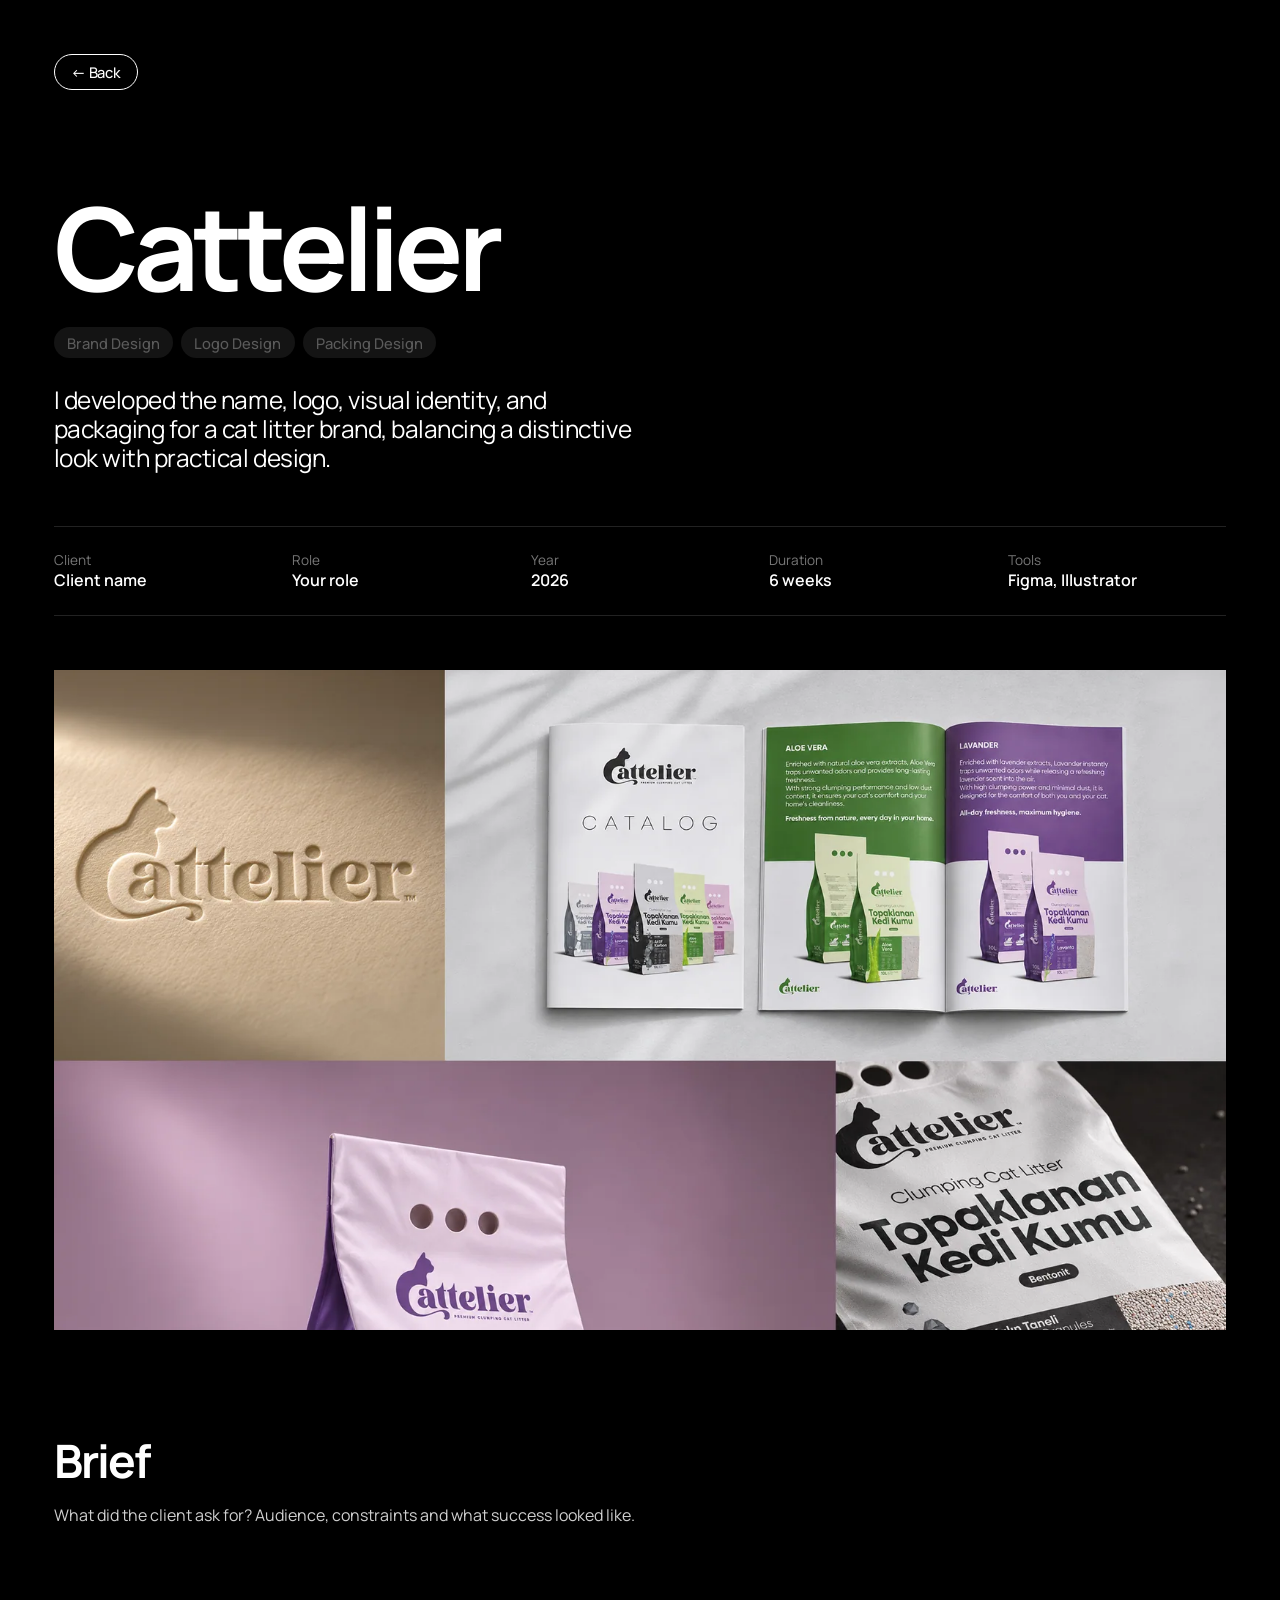
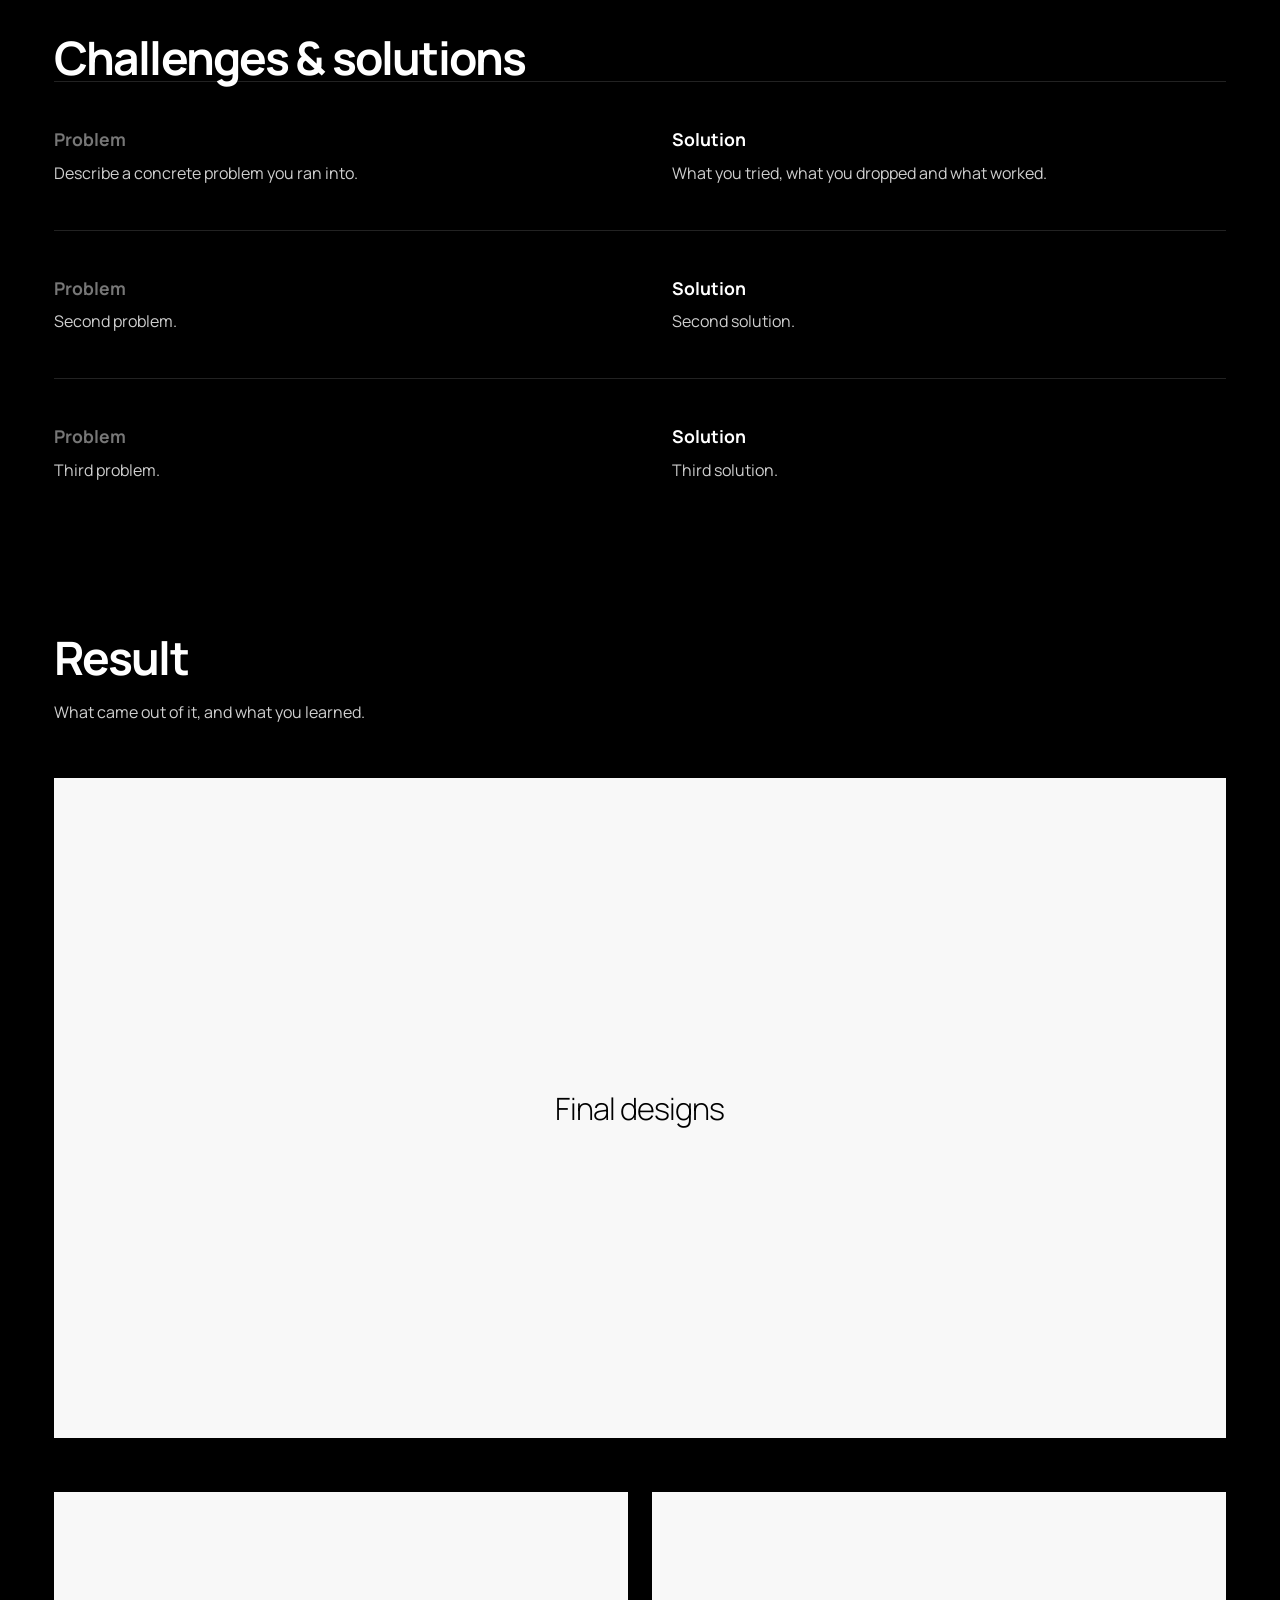
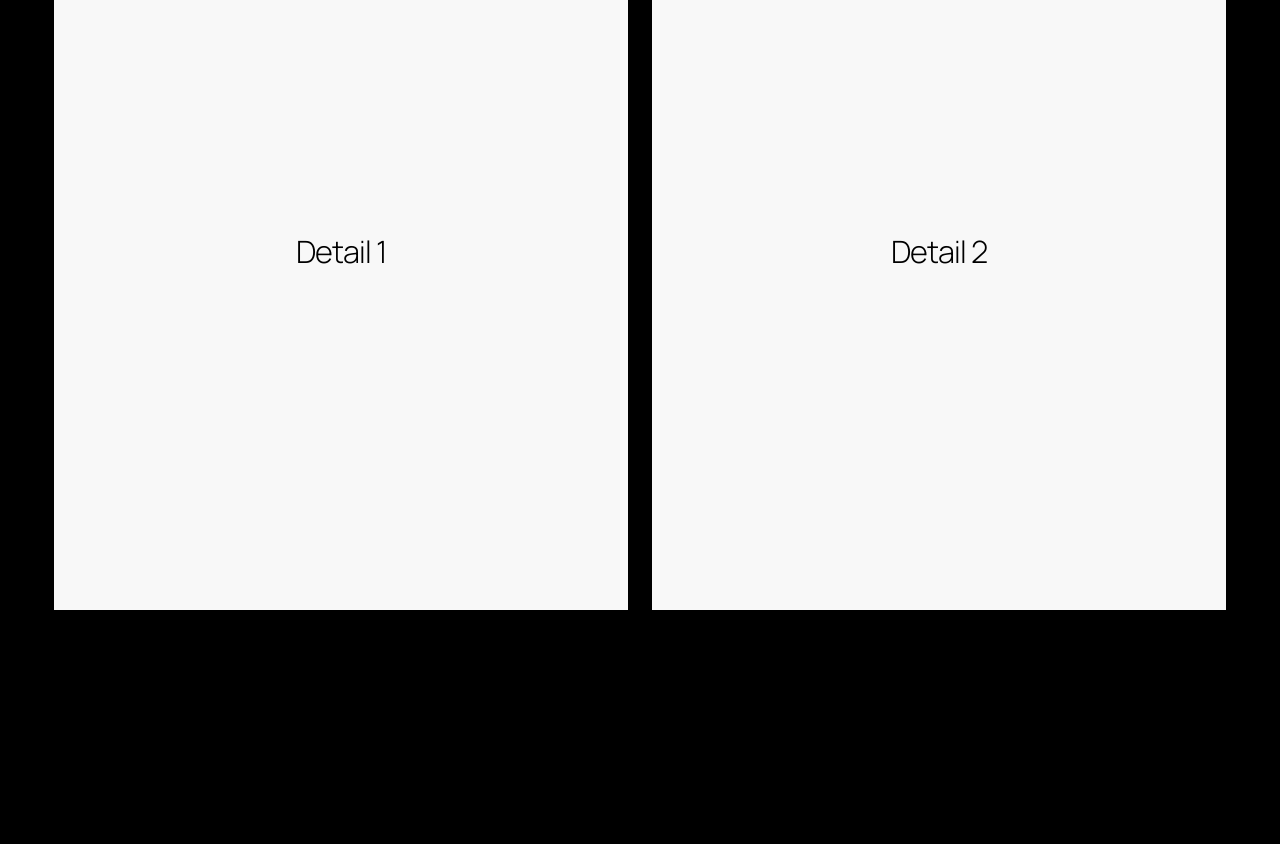
<file: work-1.html>
<!DOCTYPE html>
<html lang="en">
<head>
<meta charset="utf-8">
<meta name="viewport" content="width=device-width, initial-scale=1, viewport-fit=cover">
<title>Cattelier — Case study | Can Aygun</title>
<link rel="icon" href="favicon.ico" sizes="any"><link rel="apple-touch-icon" href="apple-touch-icon.png">
<link rel="preconnect" href="https://fonts.googleapis.com"><link rel="preconnect" href="https://fonts.gstatic.com" crossorigin>
<link href="https://fonts.googleapis.com/css2?family=Manrope:wght@300;400;500;600;700;800&display=swap" rel="stylesheet">
<link rel="stylesheet" href="style.css">
</head>
<body class="case-body">
<main class="case">
  <header class="case-top"><a class="case-back pill" href="index.html">← Back</a></header>
  <section class="case-hero">
    <h1>Cattelier</h1>
    <div class="tags"><span class="tag">Brand Design</span><span class="tag">Logo Design</span><span class="tag">Packing Design</span></div>
    <p class="lead">I developed the name, logo, visual identity, and packaging for a cat litter brand, balancing a distinctive look with practical design.</p>
  </section>
  <dl class="meta">
    <div><dt>Client</dt><dd>Client name</dd></div>
    <div><dt>Role</dt><dd>Your role</dd></div>
    <div><dt>Year</dt><dd>2026</dd></div>
    <div><dt>Duration</dt><dd>6 weeks</dd></div>
    <div><dt>Tools</dt><dd>Figma, Illustrator</dd></div>
  </dl>
  <div class="shot"><img src="img/cattelier.webp" alt="Cattelier"></div>
  <section class="blk"><h2>Brief</h2><p>What did the client ask for? Audience, constraints and what success looked like.</p></section>
  <section class="blk"><h2>Challenges &amp; solutions</h2>
    <div class="pair"><div><h3>Problem</h3><p>Describe a concrete problem you ran into.</p></div><div><h3>Solution</h3><p>What you tried, what you dropped and what worked.</p></div></div>
    <div class="pair"><div><h3>Problem</h3><p>Second problem.</p></div><div><h3>Solution</h3><p>Second solution.</p></div></div>
    <div class="pair"><div><h3>Problem</h3><p>Third problem.</p></div><div><h3>Solution</h3><p>Third solution.</p></div></div>
  </section>
  <section class="blk"><h2>Result</h2><p>What came out of it, and what you learned.</p>
    <div class="shot">Final designs</div>
    <div class="duo"><div class="shot">Detail 1</div><div class="shot">Detail 2</div></div>
  </section>
</main>
</body>
</html>
</file>
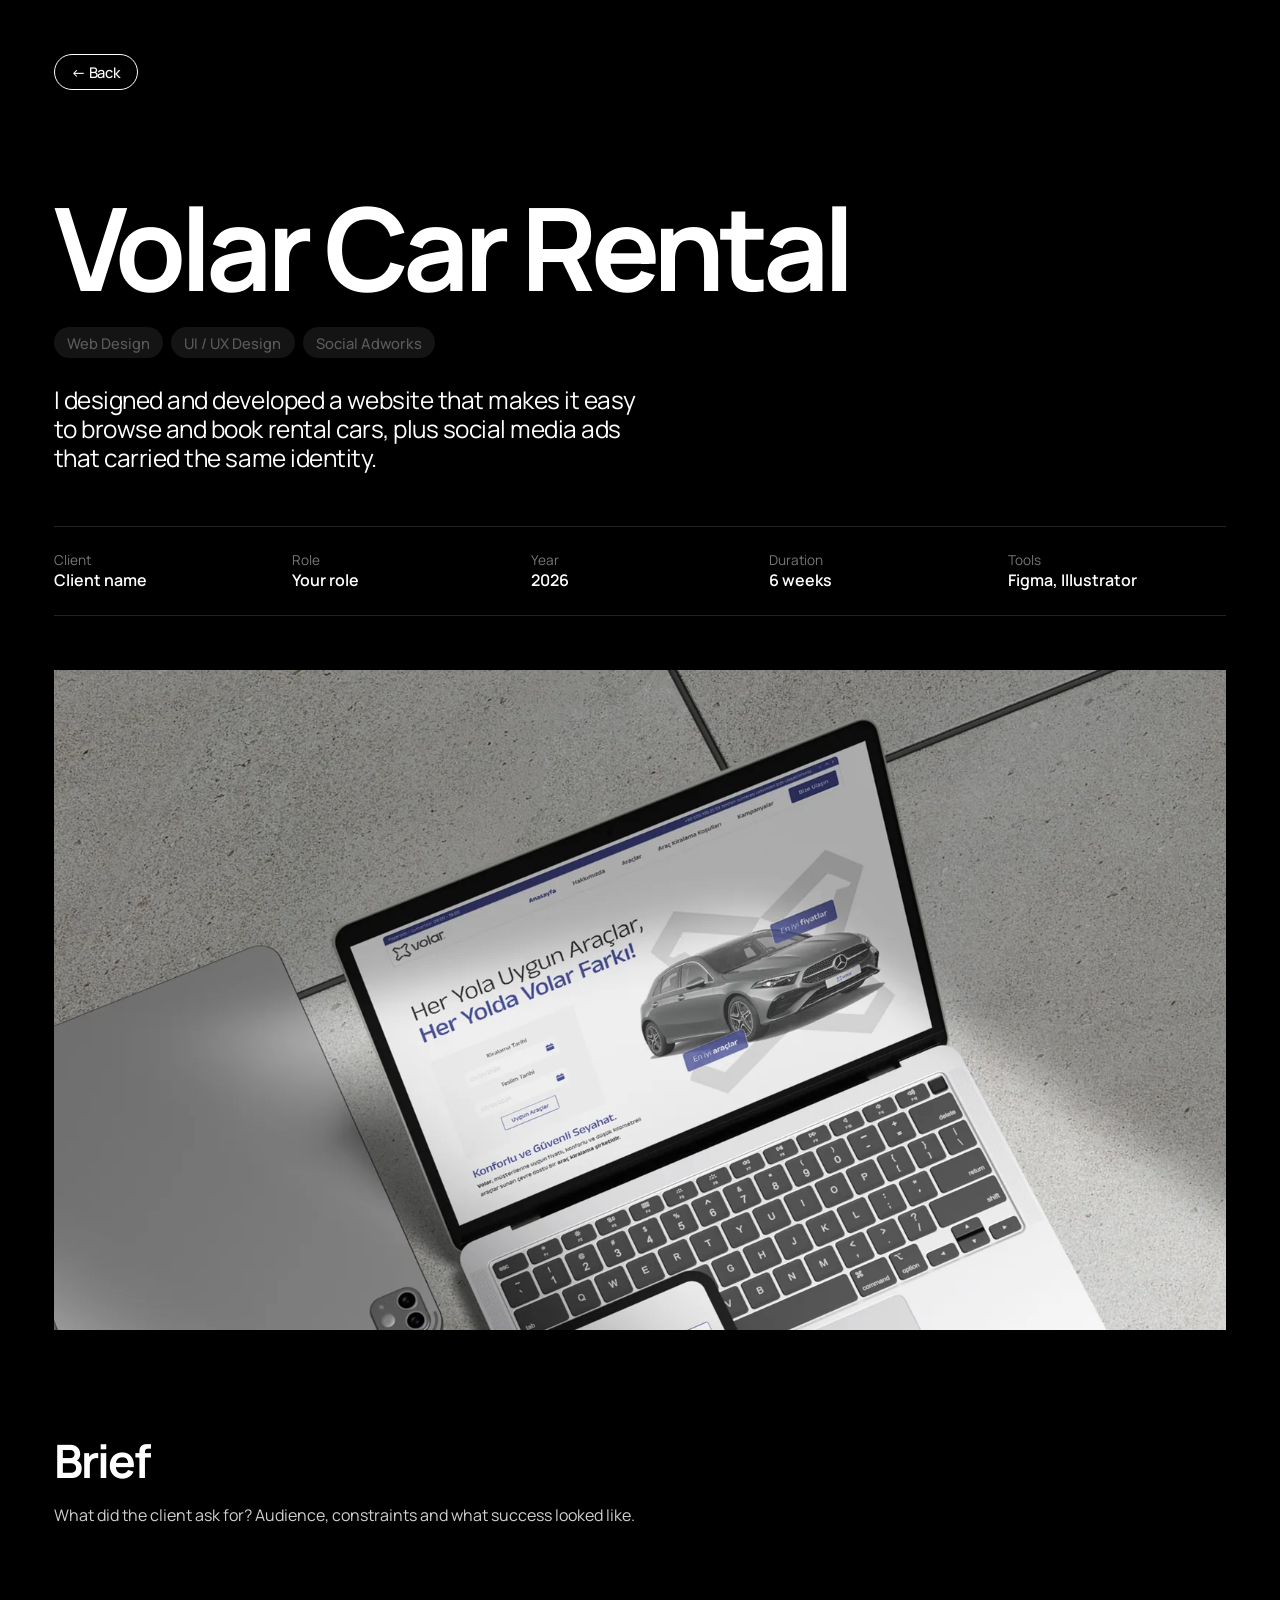
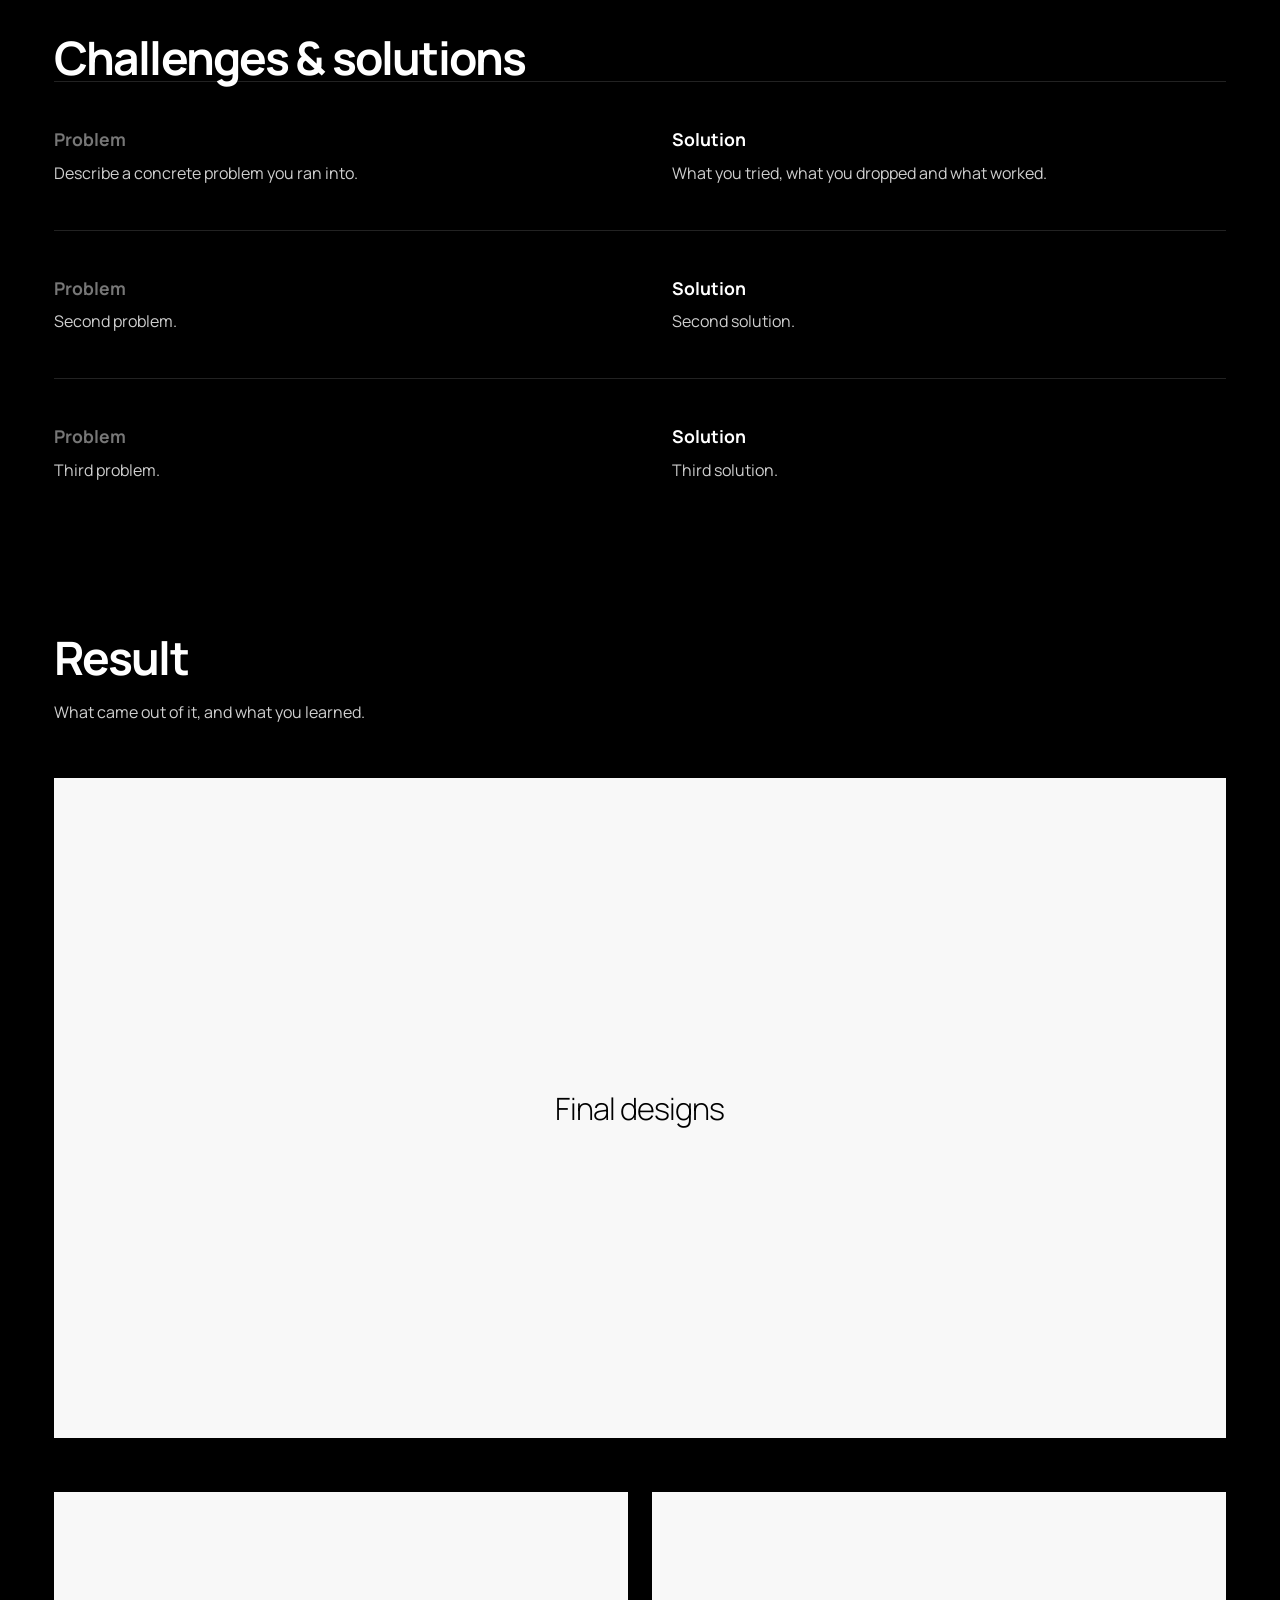
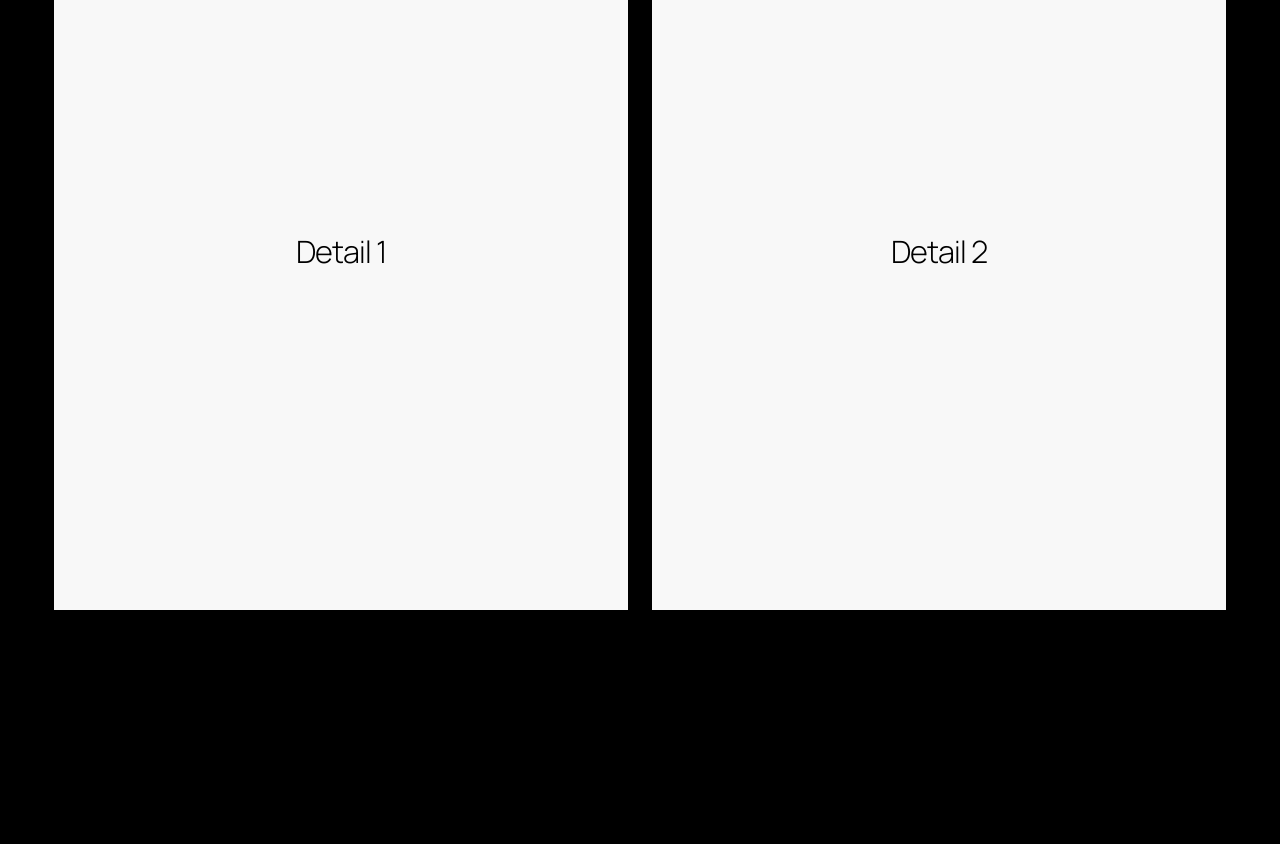
<file: work-2.html>
<!DOCTYPE html>
<html lang="en">
<head>
<meta charset="utf-8">
<meta name="viewport" content="width=device-width, initial-scale=1, viewport-fit=cover">
<title>Volar Car Rental — Case study | Can Aygun</title>
<link rel="icon" href="favicon.ico" sizes="any"><link rel="apple-touch-icon" href="apple-touch-icon.png">
<link rel="preconnect" href="https://fonts.googleapis.com"><link rel="preconnect" href="https://fonts.gstatic.com" crossorigin>
<link href="https://fonts.googleapis.com/css2?family=Manrope:wght@300;400;500;600;700;800&display=swap" rel="stylesheet">
<link rel="stylesheet" href="style.css">
</head>
<body class="case-body">
<main class="case">
  <header class="case-top"><a class="case-back pill" href="index.html">← Back</a></header>
  <section class="case-hero">
    <h1>Volar Car Rental</h1>
    <div class="tags"><span class="tag">Web Design</span><span class="tag">UI / UX Design</span><span class="tag">Social Adworks</span></div>
    <p class="lead">I designed and developed a website that makes it easy to browse and book rental cars, plus social media ads that carried the same identity.</p>
  </section>
  <dl class="meta">
    <div><dt>Client</dt><dd>Client name</dd></div>
    <div><dt>Role</dt><dd>Your role</dd></div>
    <div><dt>Year</dt><dd>2026</dd></div>
    <div><dt>Duration</dt><dd>6 weeks</dd></div>
    <div><dt>Tools</dt><dd>Figma, Illustrator</dd></div>
  </dl>
  <div class="shot"><img src="img/volar.webp" alt="Volar Car Rental"></div>
  <section class="blk"><h2>Brief</h2><p>What did the client ask for? Audience, constraints and what success looked like.</p></section>
  <section class="blk"><h2>Challenges &amp; solutions</h2>
    <div class="pair"><div><h3>Problem</h3><p>Describe a concrete problem you ran into.</p></div><div><h3>Solution</h3><p>What you tried, what you dropped and what worked.</p></div></div>
    <div class="pair"><div><h3>Problem</h3><p>Second problem.</p></div><div><h3>Solution</h3><p>Second solution.</p></div></div>
    <div class="pair"><div><h3>Problem</h3><p>Third problem.</p></div><div><h3>Solution</h3><p>Third solution.</p></div></div>
  </section>
  <section class="blk"><h2>Result</h2><p>What came out of it, and what you learned.</p>
    <div class="shot">Final designs</div>
    <div class="duo"><div class="shot">Detail 1</div><div class="shot">Detail 2</div></div>
  </section>
</main>
</body>
</html>
</file>
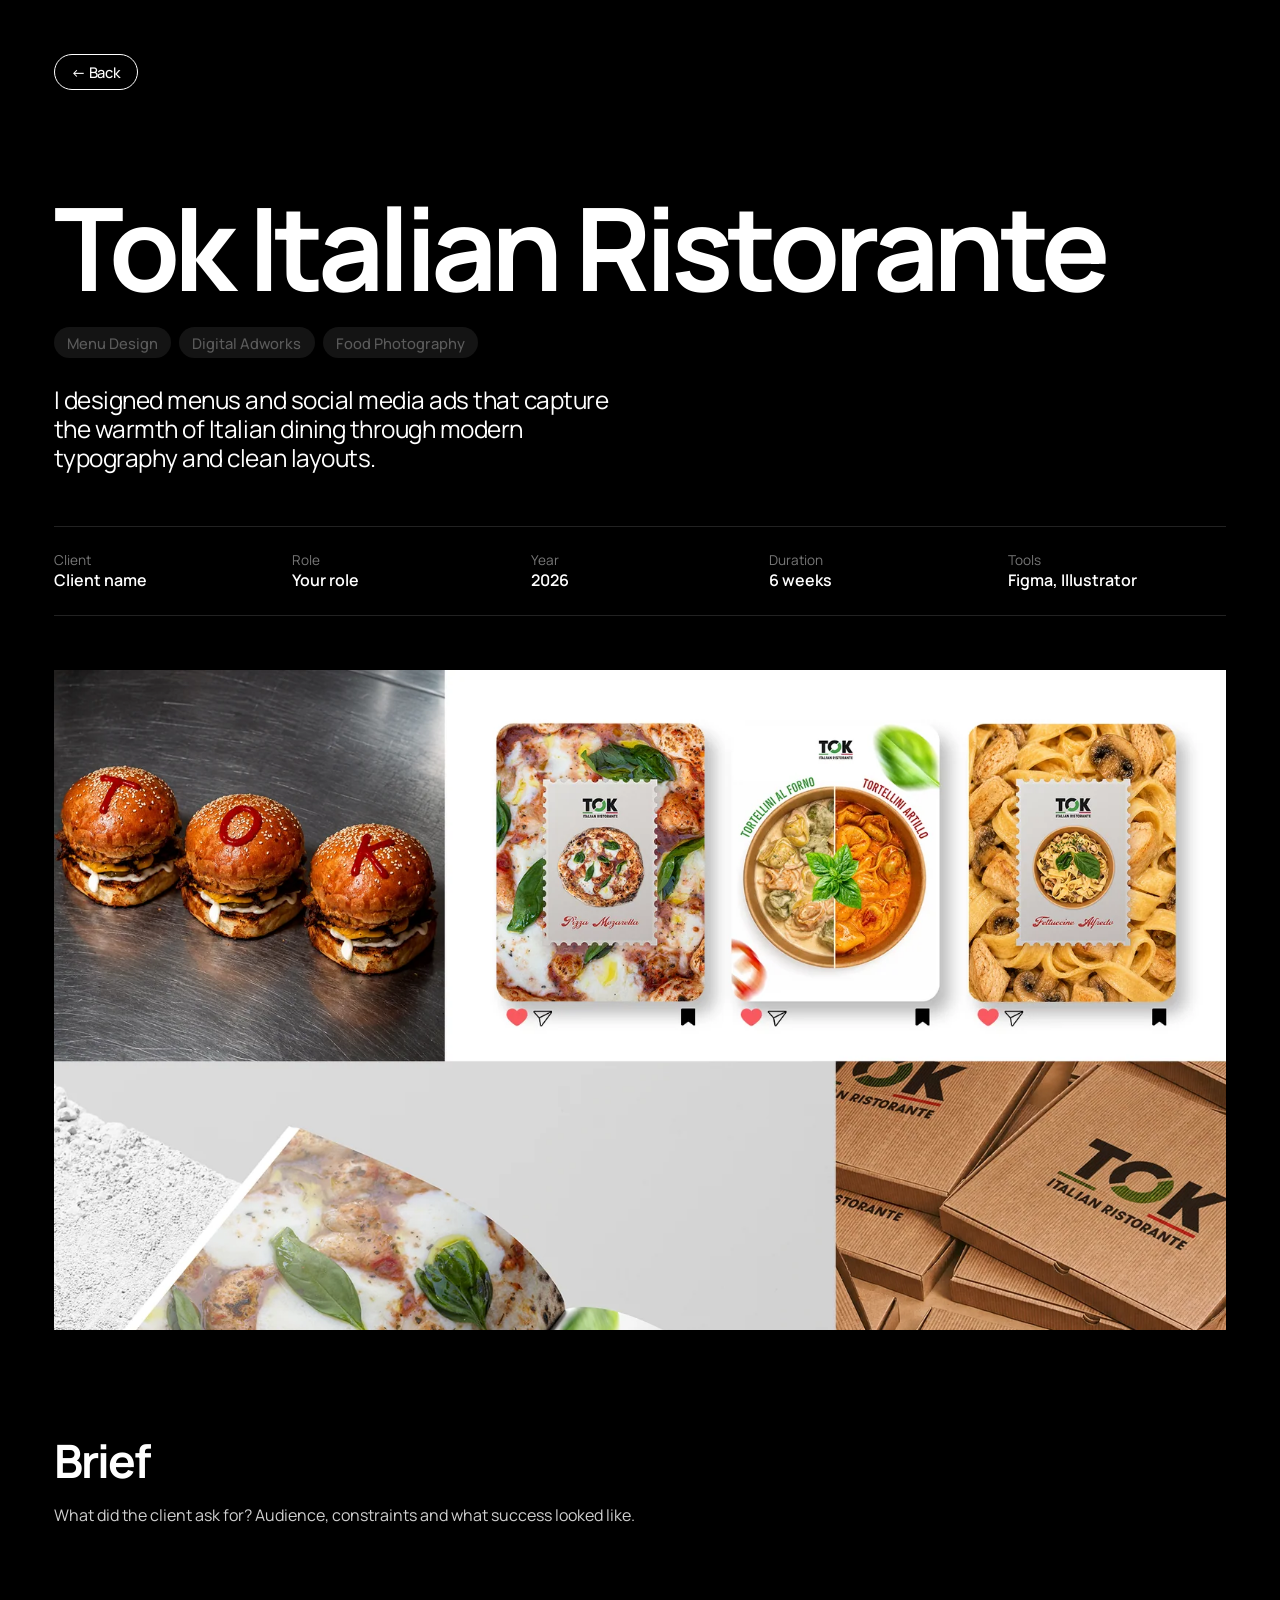
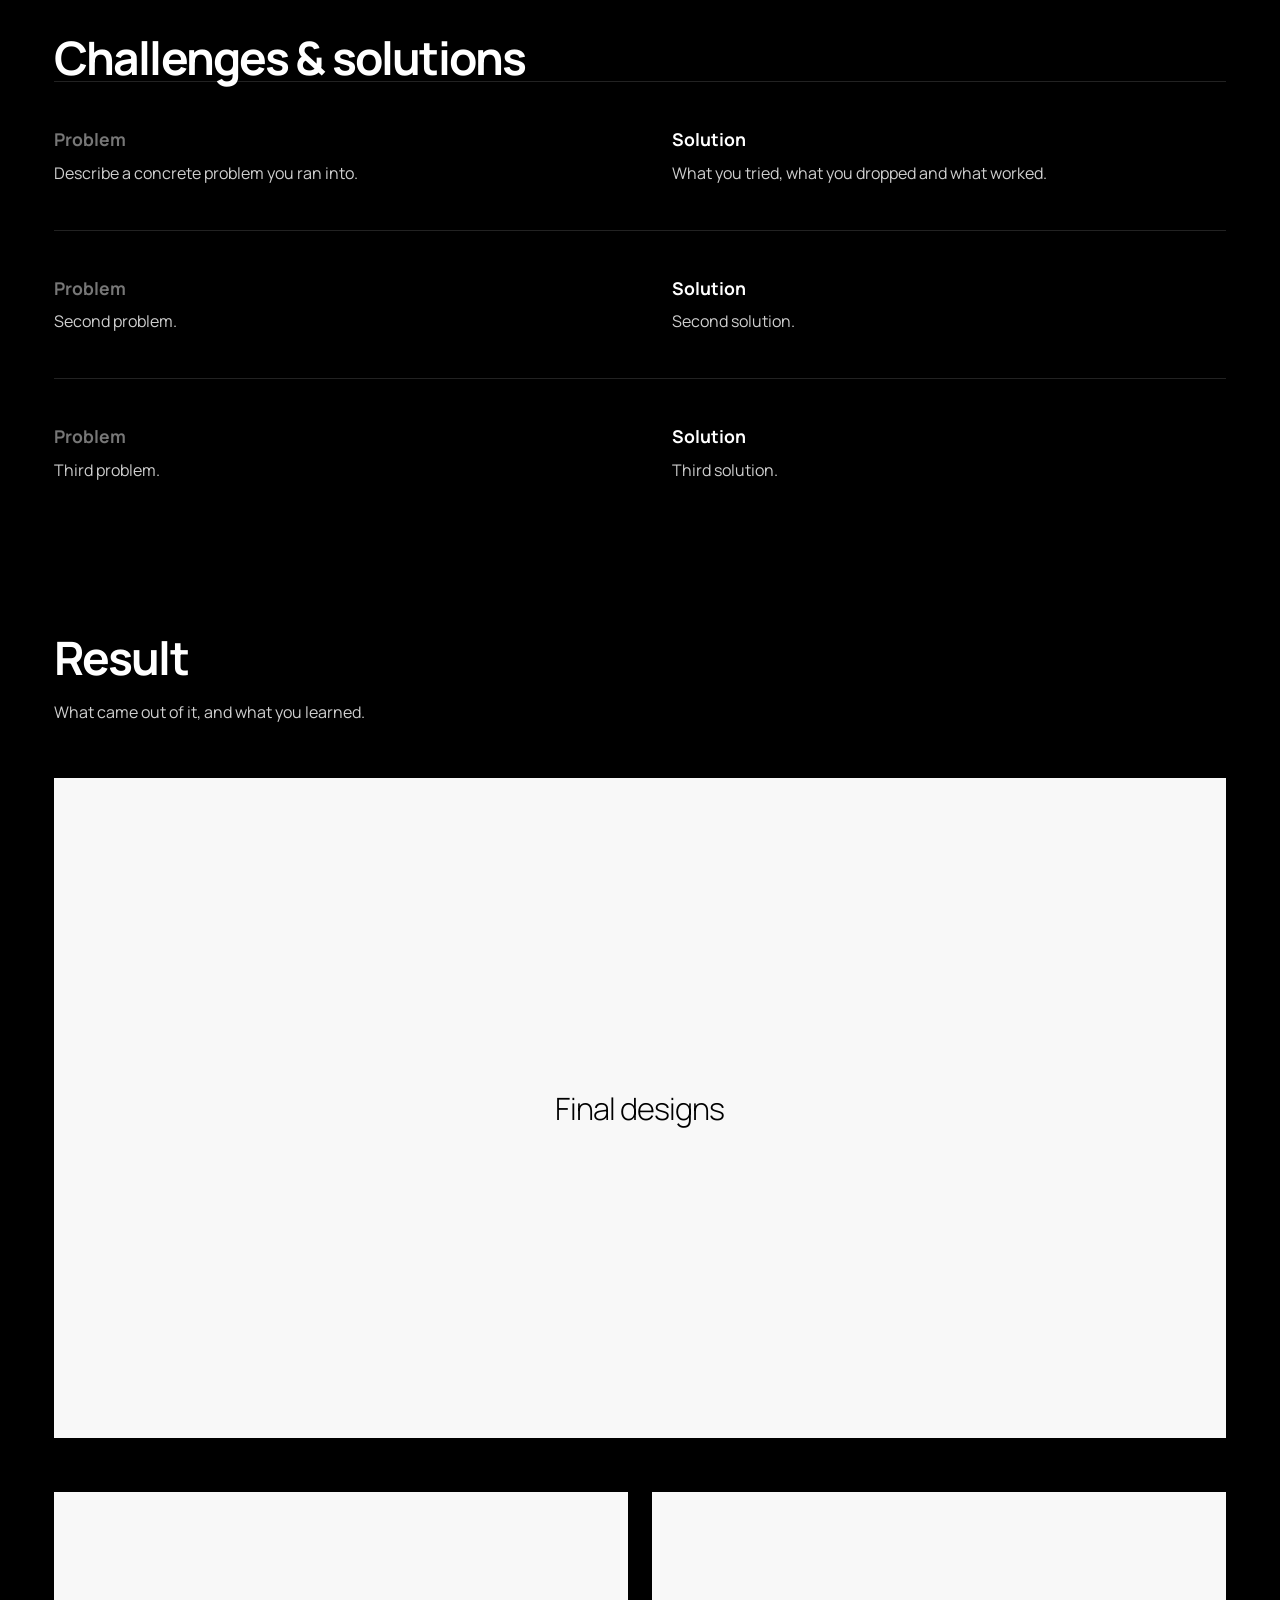
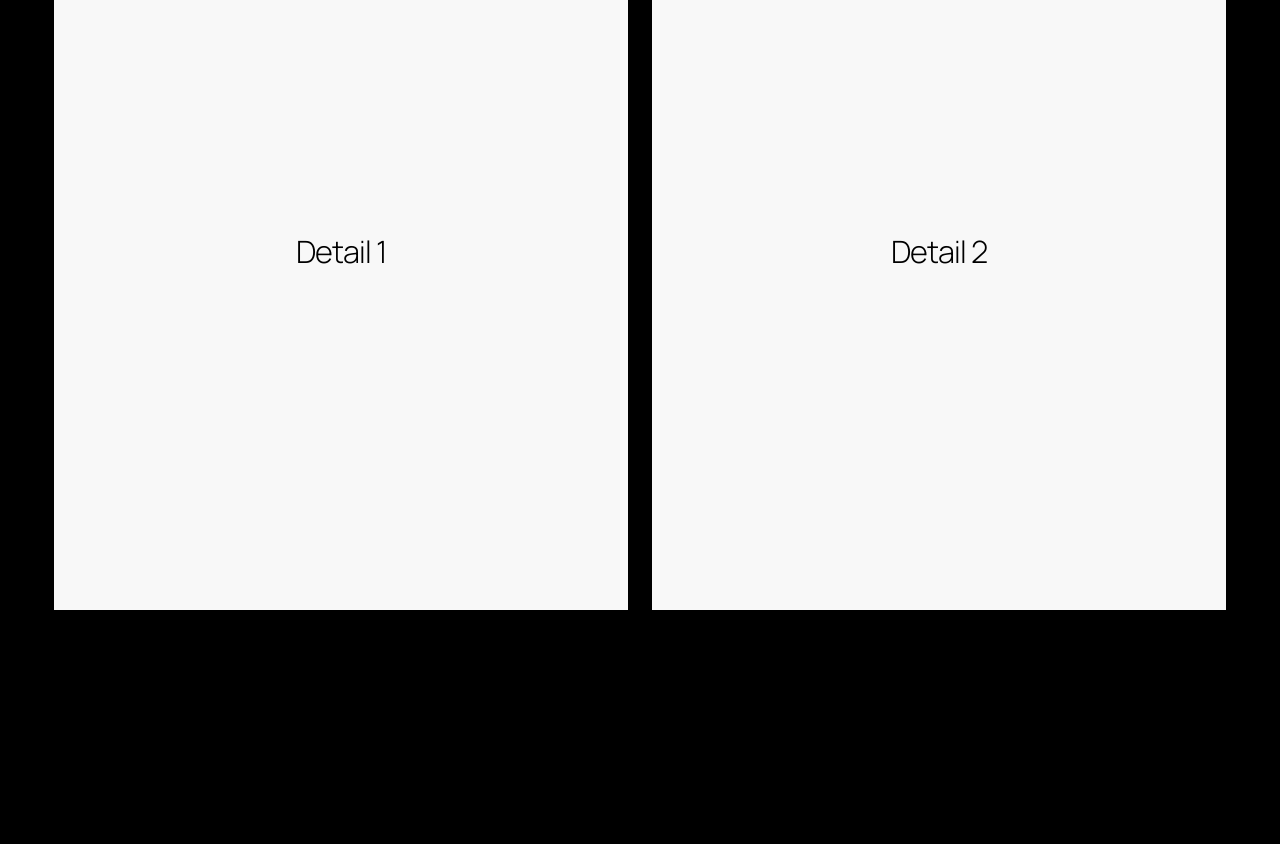
<file: work-3.html>
<!DOCTYPE html>
<html lang="en">
<head>
<meta charset="utf-8">
<meta name="viewport" content="width=device-width, initial-scale=1, viewport-fit=cover">
<title>Tok Italian Ristorante — Case study | Can Aygun</title>
<link rel="icon" href="favicon.ico" sizes="any"><link rel="apple-touch-icon" href="apple-touch-icon.png">
<link rel="preconnect" href="https://fonts.googleapis.com"><link rel="preconnect" href="https://fonts.gstatic.com" crossorigin>
<link href="https://fonts.googleapis.com/css2?family=Manrope:wght@300;400;500;600;700;800&display=swap" rel="stylesheet">
<link rel="stylesheet" href="style.css">
</head>
<body class="case-body">
<main class="case">
  <header class="case-top"><a class="case-back pill" href="index.html">← Back</a></header>
  <section class="case-hero">
    <h1>Tok Italian Ristorante</h1>
    <div class="tags"><span class="tag">Menu Design</span><span class="tag">Digital Adworks</span><span class="tag">Food Photography</span></div>
    <p class="lead">I designed menus and social media ads that capture the warmth of Italian dining through modern typography and clean layouts.</p>
  </section>
  <dl class="meta">
    <div><dt>Client</dt><dd>Client name</dd></div>
    <div><dt>Role</dt><dd>Your role</dd></div>
    <div><dt>Year</dt><dd>2026</dd></div>
    <div><dt>Duration</dt><dd>6 weeks</dd></div>
    <div><dt>Tools</dt><dd>Figma, Illustrator</dd></div>
  </dl>
  <div class="shot"><img src="img/tok.webp" alt="Tok Italian Ristorante"></div>
  <section class="blk"><h2>Brief</h2><p>What did the client ask for? Audience, constraints and what success looked like.</p></section>
  <section class="blk"><h2>Challenges &amp; solutions</h2>
    <div class="pair"><div><h3>Problem</h3><p>Describe a concrete problem you ran into.</p></div><div><h3>Solution</h3><p>What you tried, what you dropped and what worked.</p></div></div>
    <div class="pair"><div><h3>Problem</h3><p>Second problem.</p></div><div><h3>Solution</h3><p>Second solution.</p></div></div>
    <div class="pair"><div><h3>Problem</h3><p>Third problem.</p></div><div><h3>Solution</h3><p>Third solution.</p></div></div>
  </section>
  <section class="blk"><h2>Result</h2><p>What came out of it, and what you learned.</p>
    <div class="shot">Final designs</div>
    <div class="duo"><div class="shot">Detail 1</div><div class="shot">Detail 2</div></div>
  </section>
</main>
</body>
</html>
</file>
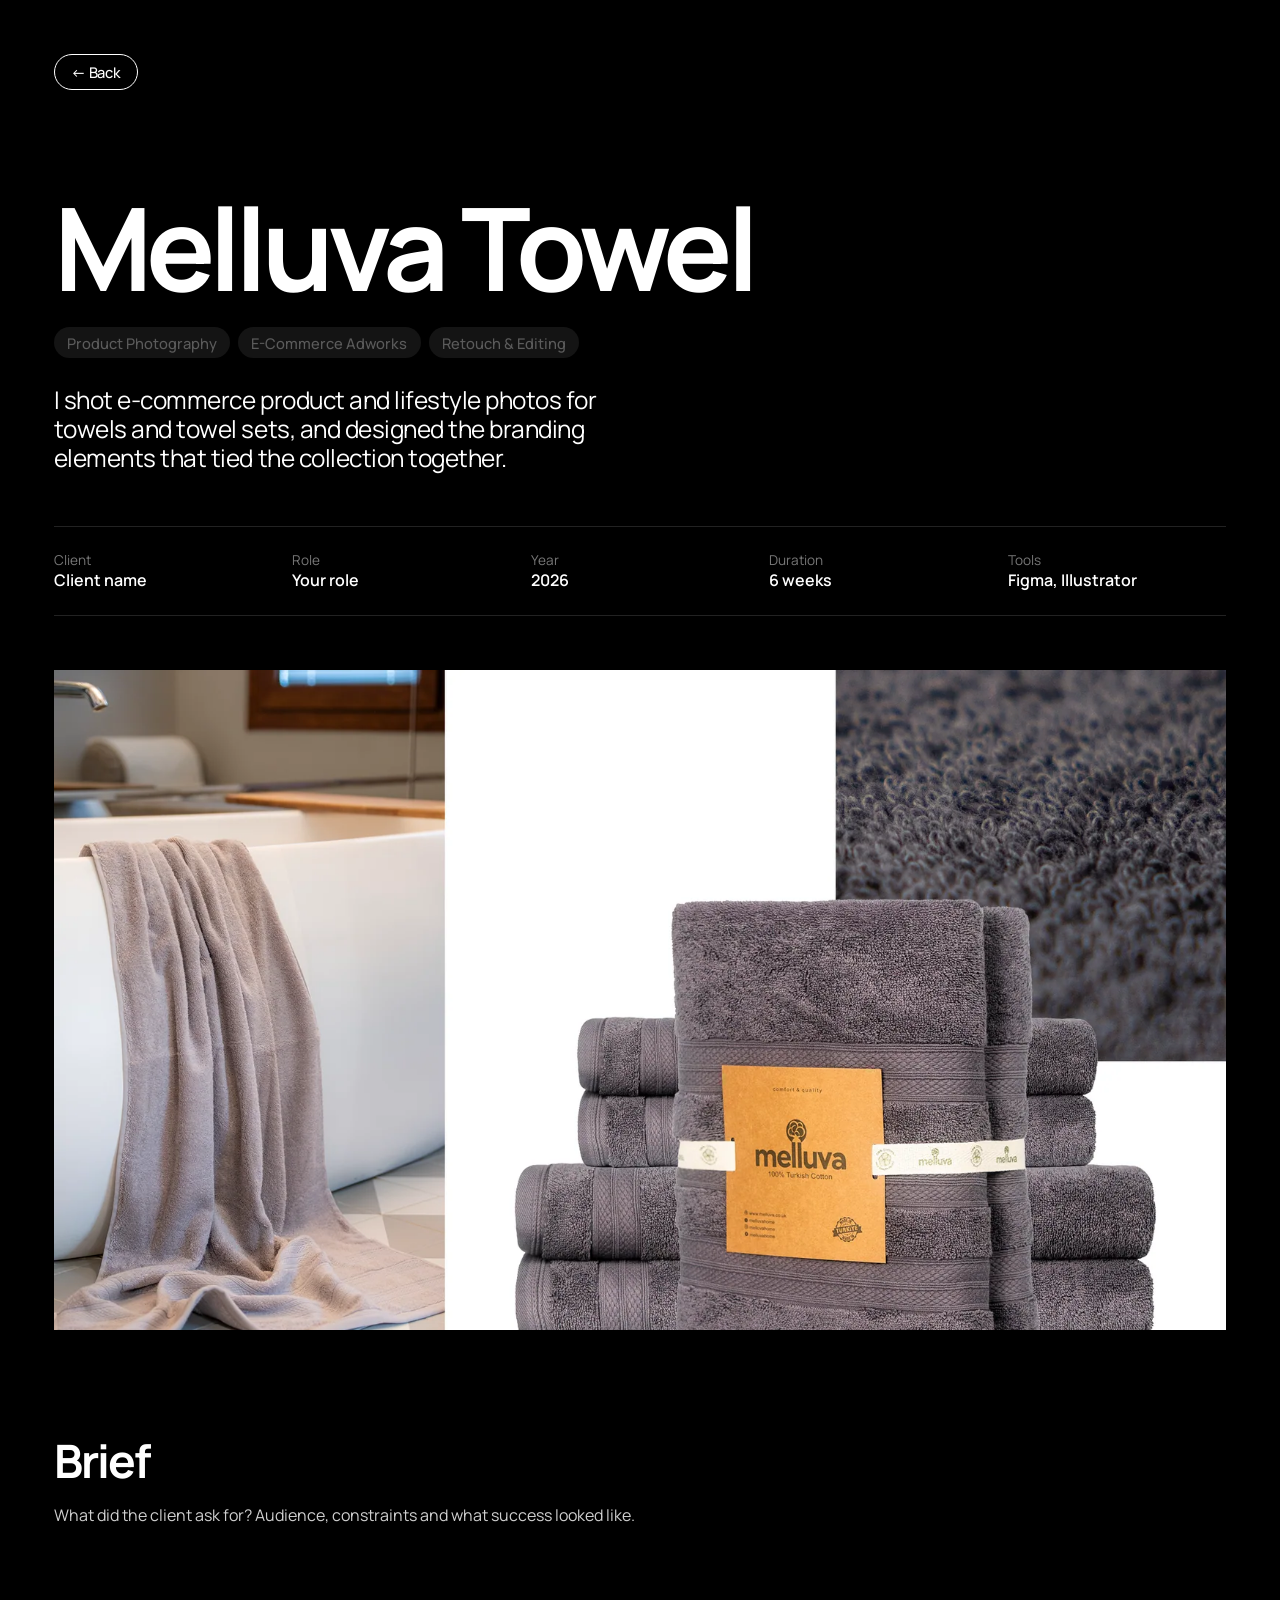
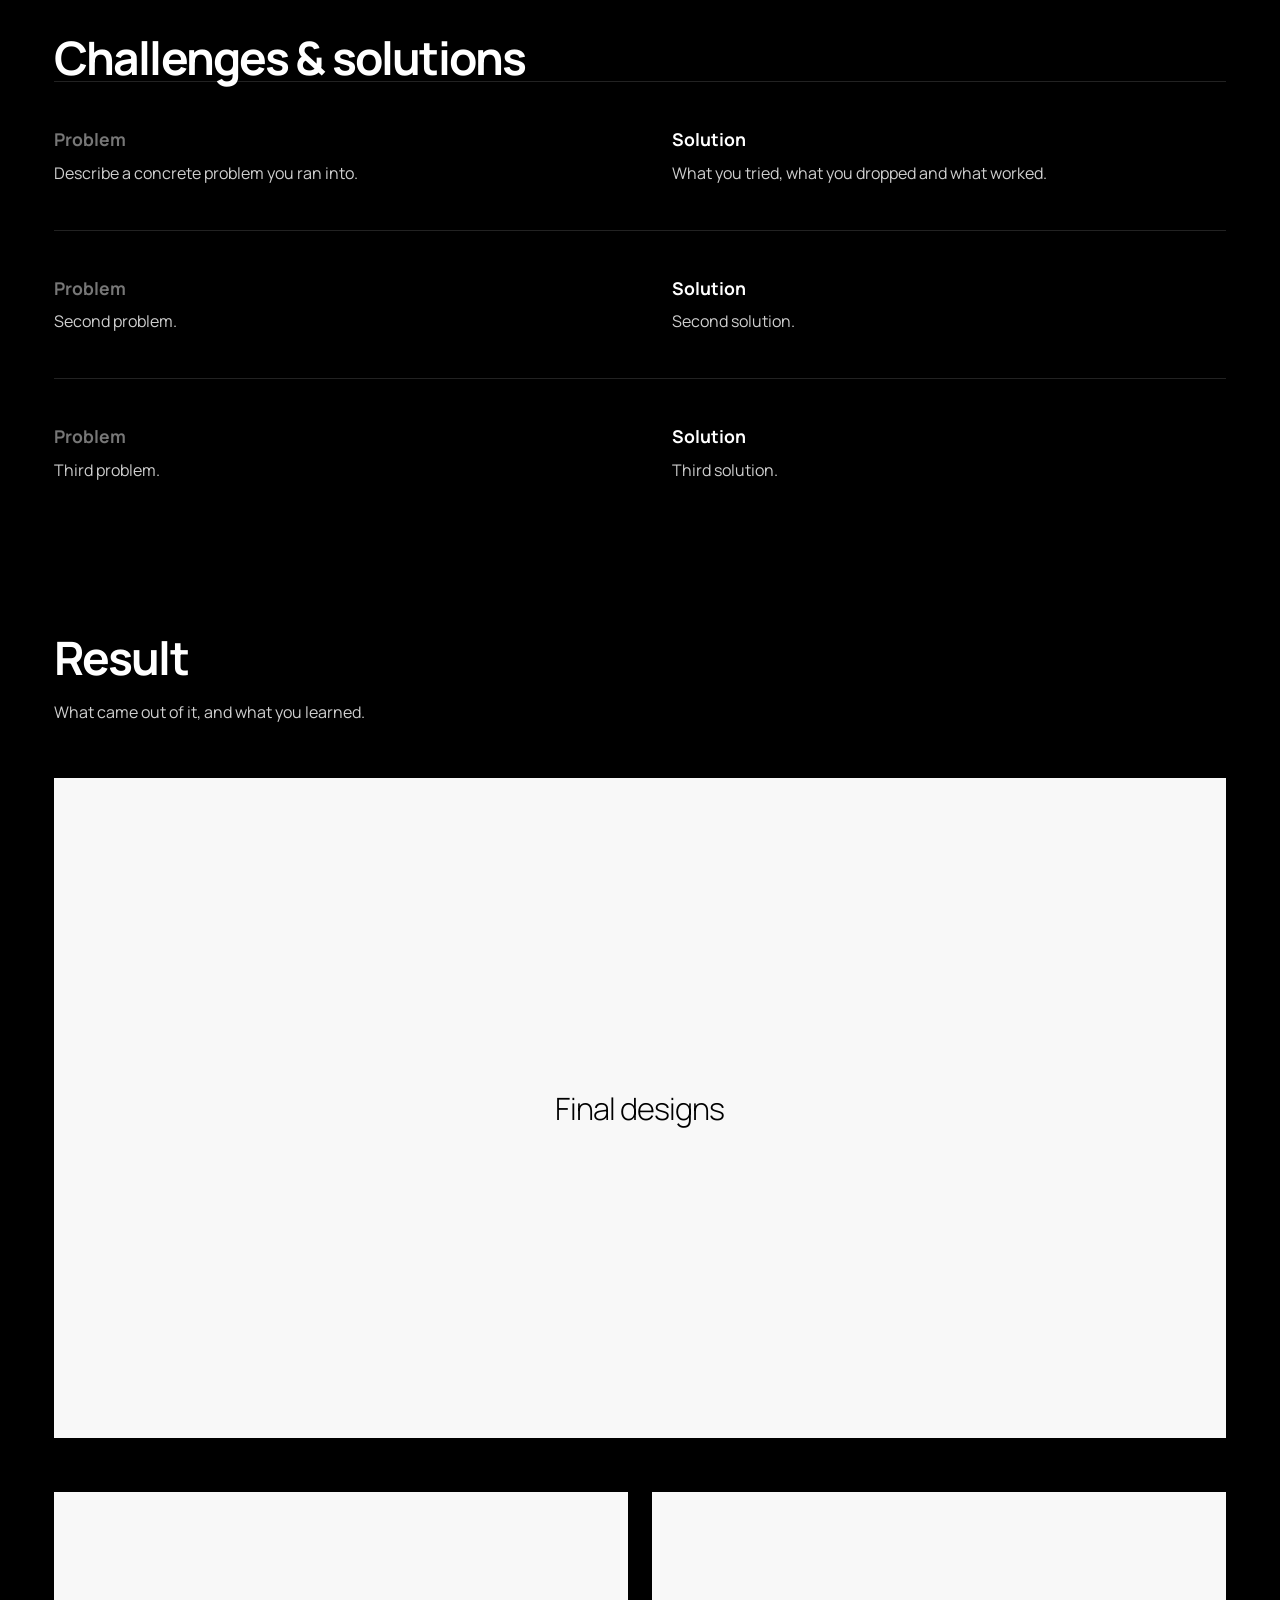
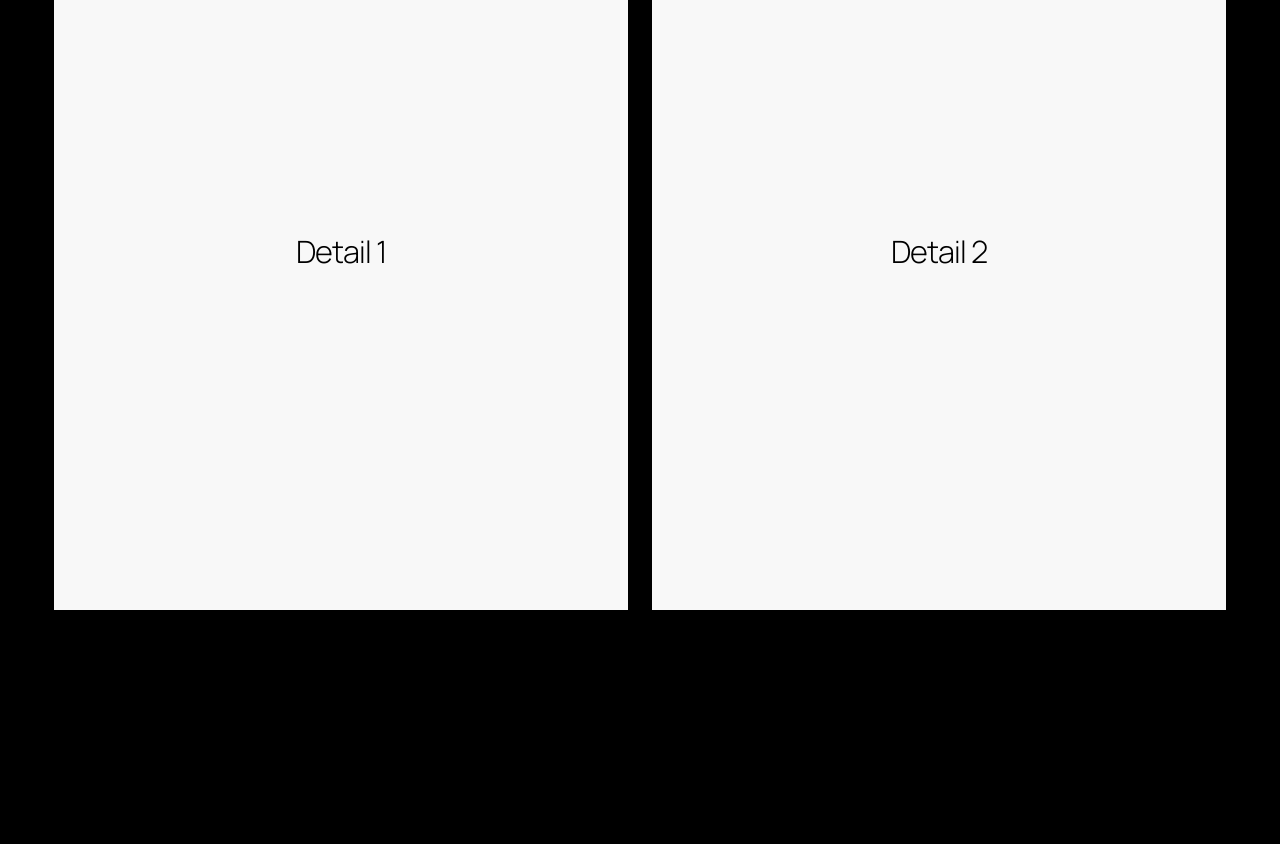
<file: work-4.html>
<!DOCTYPE html>
<html lang="en">
<head>
<meta charset="utf-8">
<meta name="viewport" content="width=device-width, initial-scale=1, viewport-fit=cover">
<title>Melluva Towel — Case study | Can Aygun</title>
<link rel="icon" href="favicon.ico" sizes="any"><link rel="apple-touch-icon" href="apple-touch-icon.png">
<link rel="preconnect" href="https://fonts.googleapis.com"><link rel="preconnect" href="https://fonts.gstatic.com" crossorigin>
<link href="https://fonts.googleapis.com/css2?family=Manrope:wght@300;400;500;600;700;800&display=swap" rel="stylesheet">
<link rel="stylesheet" href="style.css">
</head>
<body class="case-body">
<main class="case">
  <header class="case-top"><a class="case-back pill" href="index.html">← Back</a></header>
  <section class="case-hero">
    <h1>Melluva Towel</h1>
    <div class="tags"><span class="tag">Product Photography</span><span class="tag">E-Commerce Adworks</span><span class="tag">Retouch & Editing</span></div>
    <p class="lead">I shot e-commerce product and lifestyle photos for towels and towel sets, and designed the branding elements that tied the collection together.</p>
  </section>
  <dl class="meta">
    <div><dt>Client</dt><dd>Client name</dd></div>
    <div><dt>Role</dt><dd>Your role</dd></div>
    <div><dt>Year</dt><dd>2026</dd></div>
    <div><dt>Duration</dt><dd>6 weeks</dd></div>
    <div><dt>Tools</dt><dd>Figma, Illustrator</dd></div>
  </dl>
  <div class="shot"><img src="img/melluva.webp" alt="Melluva Towel"></div>
  <section class="blk"><h2>Brief</h2><p>What did the client ask for? Audience, constraints and what success looked like.</p></section>
  <section class="blk"><h2>Challenges &amp; solutions</h2>
    <div class="pair"><div><h3>Problem</h3><p>Describe a concrete problem you ran into.</p></div><div><h3>Solution</h3><p>What you tried, what you dropped and what worked.</p></div></div>
    <div class="pair"><div><h3>Problem</h3><p>Second problem.</p></div><div><h3>Solution</h3><p>Second solution.</p></div></div>
    <div class="pair"><div><h3>Problem</h3><p>Third problem.</p></div><div><h3>Solution</h3><p>Third solution.</p></div></div>
  </section>
  <section class="blk"><h2>Result</h2><p>What came out of it, and what you learned.</p>
    <div class="shot">Final designs</div>
    <div class="duo"><div class="shot">Detail 1</div><div class="shot">Detail 2</div></div>
  </section>
</main>
</body>
</html>
</file>
<file: style.css>
:root{--ease:cubic-bezier(.22,.8,.2,1);--slide:cubic-bezier(.77,0,.18,1);--pad:clamp(20px,4.2vw,64px);--pill:#141414;--pilltxt:#5b5b5b}
*{box-sizing:border-box;margin:0;padding:0}
html{background:#000;color:#fff;font-family:Manrope,system-ui,sans-serif;-webkit-text-size-adjust:100%}
html.locked{overflow:hidden}
body{overflow-x:clip}
a{color:inherit;text-decoration:none}
:focus-visible{outline:2px solid #fff;outline-offset:3px}
.stage{position:sticky;top:0;height:100vh;height:100svh;overflow:hidden}
.pill{display:inline-flex;align-items:center;gap:.4em;border:1.5px solid currentColor;border-radius:99px;padding:.5em 1.1em;font-weight:500;font-size:clamp(14px,1.15vw,18px);letter-spacing:-.01em;transition:background .3s,color .3s}
.pill:hover{background:#fff;color:#000}
.tags{display:flex;flex-wrap:wrap;gap:.5em}
.tag{background:var(--pill);color:var(--pilltxt);border-radius:99px;padding:.35em .9em;font-size:clamp(.8rem,1.15vw,1.2rem);font-weight:500}

/* reveal: alttan bulanık gelip netleşir */
.rv{opacity:0;transform:translateY(6vh);filter:blur(14px);transition:opacity 1s var(--ease),transform 1s var(--ease),filter 1s var(--ease)}
.rv.in{opacity:1;transform:none;filter:none}

/* 1 · INTRO */
#intro{height:500vh}
#intro .stage{background:#fff;color:#000}
#seq{position:absolute;inset:0;width:100%;height:100%;display:block}
.open{position:absolute;inset:0;padding:var(--pad);pointer-events:none;mix-blend-mode:difference;color:#fff}   /* siyah tişört/siluet üstünde beyaza döner */
.open h1{font-size:clamp(3rem,6.3vw,7rem);line-height:.98;font-weight:700;letter-spacing:-.045em;margin-top:6vh}
.open .lead{font-size:clamp(1.3rem,2.3vw,2.6rem);line-height:1.05;font-weight:400;letter-spacing:-.035em;max-width:7.6em;margin-top:3.5vh}
.open .side{position:absolute;right:var(--pad);bottom:21vh;max-width:17.5em;text-align:right;font-size:clamp(.95rem,1.5vw,1.6rem);line-height:1.1;letter-spacing:-.025em}
.open .hint{position:absolute;left:var(--pad);bottom:5vh;font-size:clamp(.95rem,1.5vw,1.5rem);line-height:1.1;letter-spacing:-.02em}
.open .hint svg{display:block;width:clamp(36px,4vw,64px);margin-bottom:1.4vh}

/* Scroll 5.5: siyah ekranda beliren metin */
.beat{position:absolute;inset:0;display:flex;flex-direction:column;align-items:center;justify-content:center;text-align:center;color:#fff;opacity:0;pointer-events:none;will-change:opacity,transform,filter}
.beat .b1{font-size:clamp(2rem,5.1vw,6rem);font-weight:700;letter-spacing:-.045em;line-height:1.05}
.beat .b2{font-size:clamp(2.4rem,6.2vw,7.2rem);font-weight:700;letter-spacing:-.05em;line-height:1;color:#161616}
.beat.static{position:relative;min-height:70svh;opacity:1;transform:none;filter:none;background:#000}

/* 2 · PROJELER */
#projects .stage{background:#000}
.proj{position:absolute;inset:0;display:grid;grid-template-columns:1fr 1fr;opacity:0;transform:translateY(9vh);filter:blur(16px);pointer-events:none;transition:opacity .9s var(--ease),transform .9s var(--ease),filter .9s var(--ease);will-change:transform,opacity,filter}
.proj.is-active{opacity:1;transform:none;filter:none;pointer-events:auto}
.proj.is-past{transform:translateY(-5vh)}
.ph{background:#F8F8F8;color:#000;display:grid;place-items:center;font-size:clamp(1.6rem,3vw,3.4rem);font-weight:300;letter-spacing:-.04em;overflow:hidden}
.ph img{width:100%;height:100%;object-fit:cover;display:block}
.txt{display:flex;flex-direction:column;justify-content:center;gap:clamp(12px,1.6vw,26px);padding:0 clamp(24px,5vw,80px)}
.txt h2{font-size:clamp(3rem,7.2vw,8rem);line-height:.92;font-weight:700;letter-spacing:-.05em}
.txt p{font-size:clamp(1.05rem,1.85vw,2.1rem);line-height:1.2;letter-spacing:-.025em;max-width:19em}
.txt .pill{align-self:flex-start}
.imgR .txt{align-items:flex-end;text-align:right}
.imgR .tags{justify-content:flex-end}
.imgR .txt .pill{align-self:flex-end}

/* 3 · GALERİ */
#gallery{height:380vh}
#gallery .stage{background:#000}
.fan{position:absolute;inset:0}
.card{position:absolute;left:0;top:0;width:var(--cw,18vw);aspect-ratio:3/4;overflow:hidden;background:#fff;will-change:transform,opacity;opacity:0}
.card-in{position:absolute;inset:0;display:grid;place-items:center;color:#000;font-weight:700;font-size:clamp(2rem,4vw,4.5rem);background:linear-gradient(#fff 55%,#cfcfcf);transition:transform .6s var(--ease)}
.card-in img{width:100%;height:100%;object-fit:cover;display:block}
@media(hover:hover){.card:hover .card-in{transform:scale(1.08)}}
.gtitle{position:absolute;left:50%;bottom:9vh;z-index:20;text-align:center;translate:-50% 0}
.gtitle h2{font-size:clamp(1.8rem,3.1vw,3.4rem);line-height:1.05;letter-spacing:-.04em;font-weight:700;margin-bottom:2.4vh}

/* 4 · FOOTER */
footer{position:relative;min-height:100vh;min-height:100svh;background:#000;display:flex;flex-direction:column;justify-content:flex-end;padding:var(--pad)}
.talk p:first-child{font-size:clamp(1rem,1.5vw,1.6rem);line-height:1.15;letter-spacing:-.02em;margin-bottom:1.2vh}
.talk h2{font-size:clamp(4.2rem,10vw,11rem);line-height:.95;font-weight:800;letter-spacing:-.05em;margin-bottom:3vh}
.links{display:flex;flex-wrap:wrap;gap:.7em;max-width:min(62rem,52vw)}
.credit{color:#fff;font-size:clamp(.95rem,1.4vw,1.5rem);margin-top:3vh;letter-spacing:-.02em}
.services{position:absolute;right:var(--pad);bottom:var(--pad);text-align:right;font-size:min(6vw,10.5vh);line-height:.98;letter-spacing:-.05em;font-weight:700;color:#161616;pointer-events:none}

/* CASE STUDY (panel + bağımsız sayfa) */
#panel{position:fixed;inset:0;z-index:100;background:#000;overflow-y:auto;overscroll-behavior:contain;transform:translateX(100%);visibility:hidden;transition:transform .8s var(--slide),visibility 0s .8s}
#panel.is-open{transform:none;visibility:visible;transition:transform .8s var(--slide),visibility 0s}
.case-body{background:#000;color:#fff;animation:caseIn .8s var(--slide)}
@keyframes caseIn{from{transform:translateX(100%)}}
.case{padding:0 var(--pad) 14vh;max-width:1400px;margin:auto}
.case-top{position:sticky;top:0;z-index:5;padding:var(--pad) 0 14px}
.case-hero{padding:10vh 0 6vh}
.case-hero h1{font-size:clamp(3rem,9vw,9rem);line-height:.92;font-weight:700;letter-spacing:-.05em;margin-bottom:3vh}
.case-hero .lead{font-size:clamp(1.1rem,1.9vw,2rem);line-height:1.2;letter-spacing:-.02em;max-width:24em;margin-top:3vh}
.meta{display:grid;grid-template-columns:repeat(auto-fit,minmax(150px,1fr));gap:20px;padding:24px 0;border-block:1px solid #222}
.meta dt{font-size:.85rem;color:#777}.meta dd{font-weight:600}
.shot{display:grid;place-items:center;aspect-ratio:16/9;background:#F8F8F8;color:#000;font-weight:300;font-size:clamp(1.2rem,2.4vw,2.6rem);letter-spacing:-.03em;margin:6vh 0;overflow:hidden}
.shot img{width:100%;height:100%;object-fit:cover}
.blk{padding:6vh 0}
.blk h2{font-size:clamp(1.8rem,3.6vw,3.6rem);letter-spacing:-.04em;line-height:1}
.blk>p{max-width:60ch;margin-top:1.2rem;color:#cfcfcf;line-height:1.5}
.pair{display:grid;grid-template-columns:1fr 1fr;gap:clamp(20px,5vw,80px);padding:5vh 0;border-top:1px solid #222}
.pair h3{font-size:1.1rem;margin-bottom:.6rem;color:#777}.pair div+div h3{color:#fff}
.pair p{color:#cfcfcf;line-height:1.5;max-width:46ch}

/* DİKEY EKRANLAR (telefon + tablet dikey): görsel üstte, metin altta; galeri de yelpaze */
@media (orientation:portrait) and (max-width:1100px){
  .open{display:flex;flex-direction:column;align-items:flex-start;padding-top:9.5vh;color:#000;mix-blend-mode:normal}
  .open h1{font-size:clamp(2.2rem,8.6vw,5.6rem);margin:0;white-space:nowrap}
  .open h1 br{display:none}
  .open .lead{position:static;font-size:clamp(1.1rem,4.4vw,2.7rem);max-width:17em;margin-top:2vh}
  .open .side{position:static;text-align:left;font-size:clamp(.8rem,2.9vw,1.6rem);max-width:15em;margin-top:3vh;line-height:1.05}
  .open .hint{position:static;font-size:clamp(.85rem,2.9vw,1.6rem);margin-top:3vh}
  .beat .b1{font-size:clamp(1.8rem,8.4vw,5rem)}.beat .b2{font-size:clamp(2rem,9.4vw,5.6rem)}
  .proj{grid-template-columns:1fr;grid-template-rows:50% 50%}
  .ph{order:-1}
  .txt{justify-content:center;padding:0 var(--pad);gap:clamp(10px,1.6vh,22px)}
  .txt h2{font-size:clamp(2.6rem,min(14vw,8.2vh),6.8rem)}
  .txt p{font-size:clamp(.95rem,min(4.1vw,2.5vh),1.9rem);max-width:30em}
  .tag{font-size:clamp(.72rem,min(3.1vw,1.9vh),1.3rem)}
  .txt .pill,.links .pill{font-size:clamp(.8rem,3.3vw,1.3rem);min-height:40px}
  .links{gap:.6em;max-width:none}
  .imgR .txt{align-items:flex-start;text-align:left}.imgR .tags{justify-content:flex-start}.imgR .txt .pill{align-self:flex-start}
  .gtitle{translate:-50% 0}
  .gtitle h2{font-size:calc(var(--u,100vw)*.066);margin-bottom:calc(var(--u,100vw)*.03)}
  .gtitle .pill{font-size:max(12px,calc(var(--u,100vw)*.032))}
  footer{justify-content:space-between}
  .services{position:static;text-align:left;font-size:clamp(1.8rem,8.6vw,5.8rem);line-height:1;margin:2vh 0 4vh}
  .talk h2{font-size:clamp(4rem,22vw,11rem)}
  .pair,.duo{grid-template-columns:1fr}
}

/* YATAY TELEFON (alçak ekran): ölçüler yükseklikten türetilir */
@media (orientation:landscape) and (max-height:520px){
  .open h1{font-size:13vh;margin-top:3vh}
  .open .lead{font-size:5.6vh;margin-top:2vh}
  .open .side{font-size:4vh;bottom:6vh;max-width:19em}
  .open .hint{font-size:4vh;bottom:4vh}
  .open .hint svg{width:7vh;margin-bottom:1vh}
  .txt{gap:2.2vh;padding:0 4vw}
  .txt h2{font-size:12vh}
  .txt p{font-size:4.4vh;line-height:1.15}
  .tag{font-size:3.2vh}
  .pill{font-size:3.6vh;padding:.4em 1em}
  .gtitle{bottom:5vh}.gtitle h2{font-size:6vh;margin-bottom:1.6vh}
  .talk p:first-child{font-size:4vh}.talk h2{font-size:17vh;margin-bottom:2vh}
  .credit{font-size:3.4vh;margin-top:1.6vh}
  .services{font-size:6.2vh}
  footer{padding-block:4vh}
}

/* Dokunmatik: rahat dokunma alanı, tap vurgusu yok */
@media (pointer:coarse){a,button{-webkit-tap-highlight-color:transparent}.pill{min-height:44px}}
.duo{display:grid;grid-template-columns:1fr 1fr;gap:clamp(10px,2vw,24px);margin:6vh 0}
.duo .shot{margin:0;aspect-ratio:4/5}
@supports(padding:max(0px)){.open,footer{padding-left:max(var(--pad),env(safe-area-inset-left));padding-right:max(var(--pad),env(safe-area-inset-right))}}

/* HAREKET AZALTMA: sabitleme/animasyon yok, her içerik doğrudan erişilebilir */
.rm #intro{height:100svh}
.rm #projects{height:auto!important}
.rm #projects .stage{position:static;height:auto}
.rm .proj{position:relative;min-height:100svh;opacity:1;transform:none;filter:none;pointer-events:auto;transition:none}
.rm #gallery{height:auto;padding:14vh var(--pad) 10vh}
.rm #gallery .stage{position:static;height:auto;overflow:visible;display:flex;flex-direction:column}
.rm .gtitle{order:-1}
.rm .fan{position:static;display:grid;grid-template-columns:repeat(auto-fit,minmax(160px,1fr));gap:12px}
.rm .card{position:relative;width:auto;opacity:1;transform:none!important}
.rm .gtitle{position:static;translate:none;margin-bottom:7vh}
.rm .beat{position:relative}
.rm .rv{opacity:1;transform:none;filter:none;transition:none}
.rm .services{position:static;margin-bottom:8vh}
.rm #panel,.rm #panel.is-open,.rm .case-body{transition:none;animation:none}
</file>
